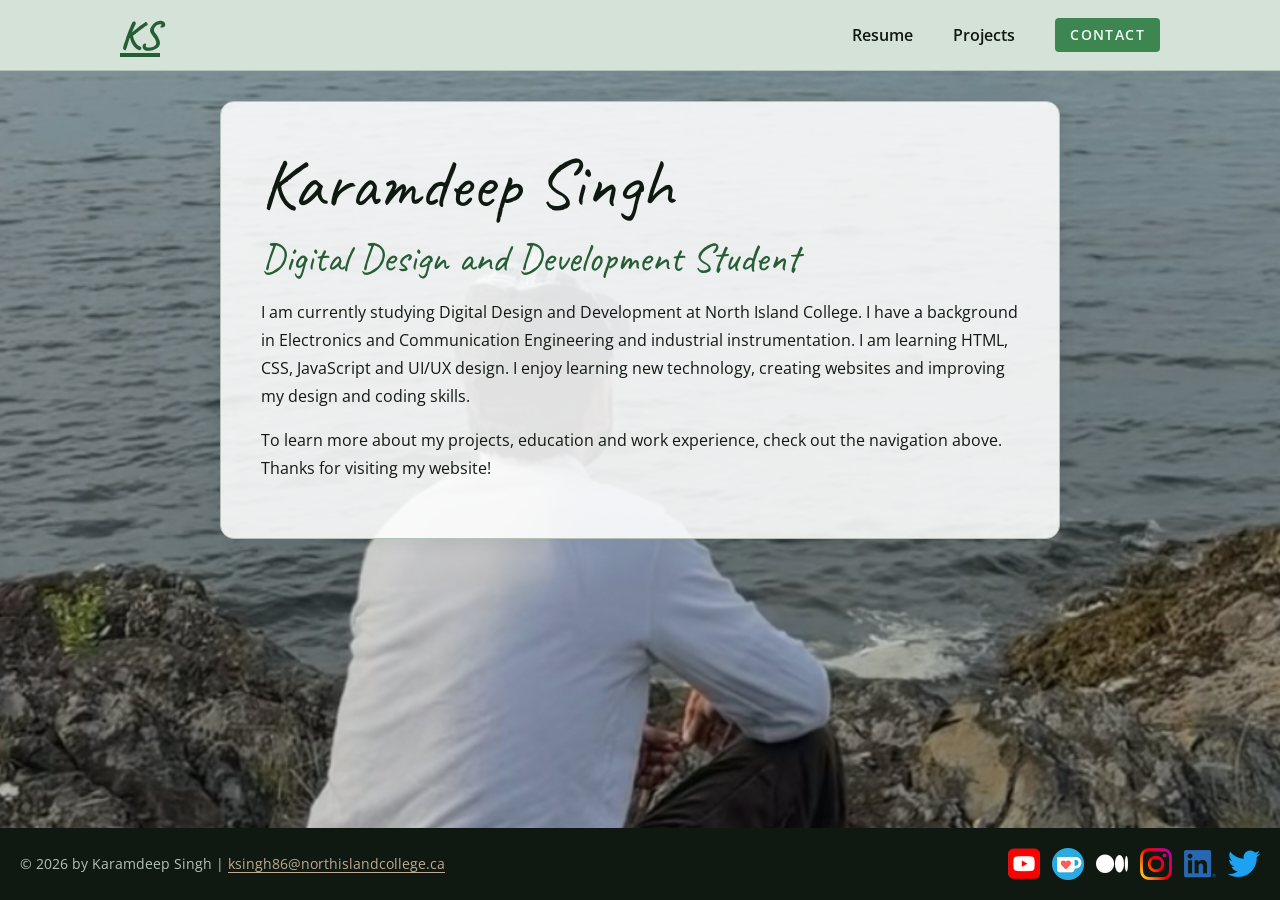
<file: index.html>
<!doctype html>
<html lang="en">
  <head>
    <meta charset="UTF-8" />
    <meta name="viewport" content="width=device-width, initial-scale=1.0" />
    <title>Karamdeep Singh | Digital Design + Development Student</title>

    <link rel="preconnect" href="https://fonts.googleapis.com" />
    <link rel="preconnect" href="https://fonts.gstatic.com" crossorigin />
    <link
      href="https://fonts.googleapis.com/css2?family=Caveat&family=Open+Sans&display=swap"
      rel="stylesheet"
    />
    <link rel="stylesheet" href="css/styles.css" />
  </head>

  <body class="home">
    <!-- Navigation -->
    <nav class="site-nav" aria-label="Main navigation">
      <div class="nav-inner">
        <a href="index.html" class="site-logo nav-active" aria-current="page">
          KS
        </a>

        <input
          type="checkbox"
          id="nav-toggle"
          class="nav-toggle"
          aria-label="Show navigation menu"
        />

        <label
          for="nav-toggle"
          class="nav-toggle-label"
          aria-label="Toggle navigation menu"
        >
          <span></span>
        </label>

        <ul class="nav-links">
          <li>
            <a href="resume.html">Resume</a>
          </li>
          <li>
            <a href="projects.html">Projects</a>
          </li>
          <li>
            <button
              type="button"
              popovertarget="contact-popover"
              class="btn nav-contact contact-btn"
            >
              Contact
            </button>
          </li>
        </ul>
      </div>
    </nav>

    <!-- Contact Popover -->
    <article id="contact-popover" popover>
      <div class="contact-card">
        <img
          src="images/karam.jpg"
          alt="Photo of Karamdeep Singh"
          class="contact-photo"
        />

        <div class="contact-info">
          <h2>Karamdeep Singh</h2>

          <p class="contact-role">Digital Design + Development Student</p>

          <p class="contact-bio">
            I am a Digital Design and Development student. I enjoy creating
            websites and learning new skills.
          </p>

          <p class="contact-email">
            <a href="mailto:ksingh86@northislandcollege.ca">
              ksingh86@northislandcollege.ca
            </a>
          </p>

          <p class="contact-phone">
            Phone:
            <a href="tel:5794839126">5794839126</a>
          </p>
        </div>

        <button
          type="button"
          class="contact-close"
          popovertarget="contact-popover"
          popovertargetaction="hide"
        >
          Close
        </button>
      </div>
    </article>

    <!-- Home Content -->
    <div class="content-wrapper">
      <div class="content-bg">
        <header>
          <h1>Karamdeep Singh</h1>
          <h2>Digital Design and Development Student</h2>
        </header>

        <main>
          <p>
            I am currently studying Digital Design and Development at North
            Island College. I have a background in Electronics and Communication
            Engineering and industrial instrumentation. I am learning HTML, CSS,
            JavaScript and UI/UX design. I enjoy learning new technology,
            creating websites and improving my design and coding skills.
          </p>

          <p>
            To learn more about my projects, education and work experience,
            check out the navigation above. Thanks for visiting my website!
          </p>
        </main>
      </div>
    </div>

    <!-- Footer -->
    <footer>
      <p>
        © 2026 by Karamdeep Singh |
        <a href="mailto:ksingh86@northislandcollege.ca">
          ksingh86@northislandcollege.ca
        </a>
      </p>

      <ul class="socials">
        <li>
          <a href="#" aria-label="YouTube">
            <img src="images/icon-logo-youtube.png" alt="YouTube" />
          </a>
        </li>
        <li>
          <a href="#" aria-label="Portfolio">
            <img src="images/icon-logo-ko-fi.png" alt="Portfolio" />
          </a>
        </li>
        <li>
          <a href="#" aria-label="Medium">
            <img src="images/icon-logo-medium.png" alt="Medium" />
          </a>
        </li>
        <li>
          <a href="#" aria-label="Instagram">
            <img src="images/icon-logo-instagram.png" alt="Instagram" />
          </a>
        </li>
        <li>
          <a href="#" aria-label="LinkedIn">
            <img src="images/icon-logo-linkedin.png" alt="LinkedIn" />
          </a>
        </li>
        <li>
          <a
            href="https://x.com/karam_sher_gill"
            target="_blank"
            rel="noopener noreferrer"
            aria-label="Twitter"
          >
            <img src="images/icon-logo-twitter.png" alt="Twitter" />
          </a>
        </li>
      </ul>
    </footer>
  </body>
</html>
</file>
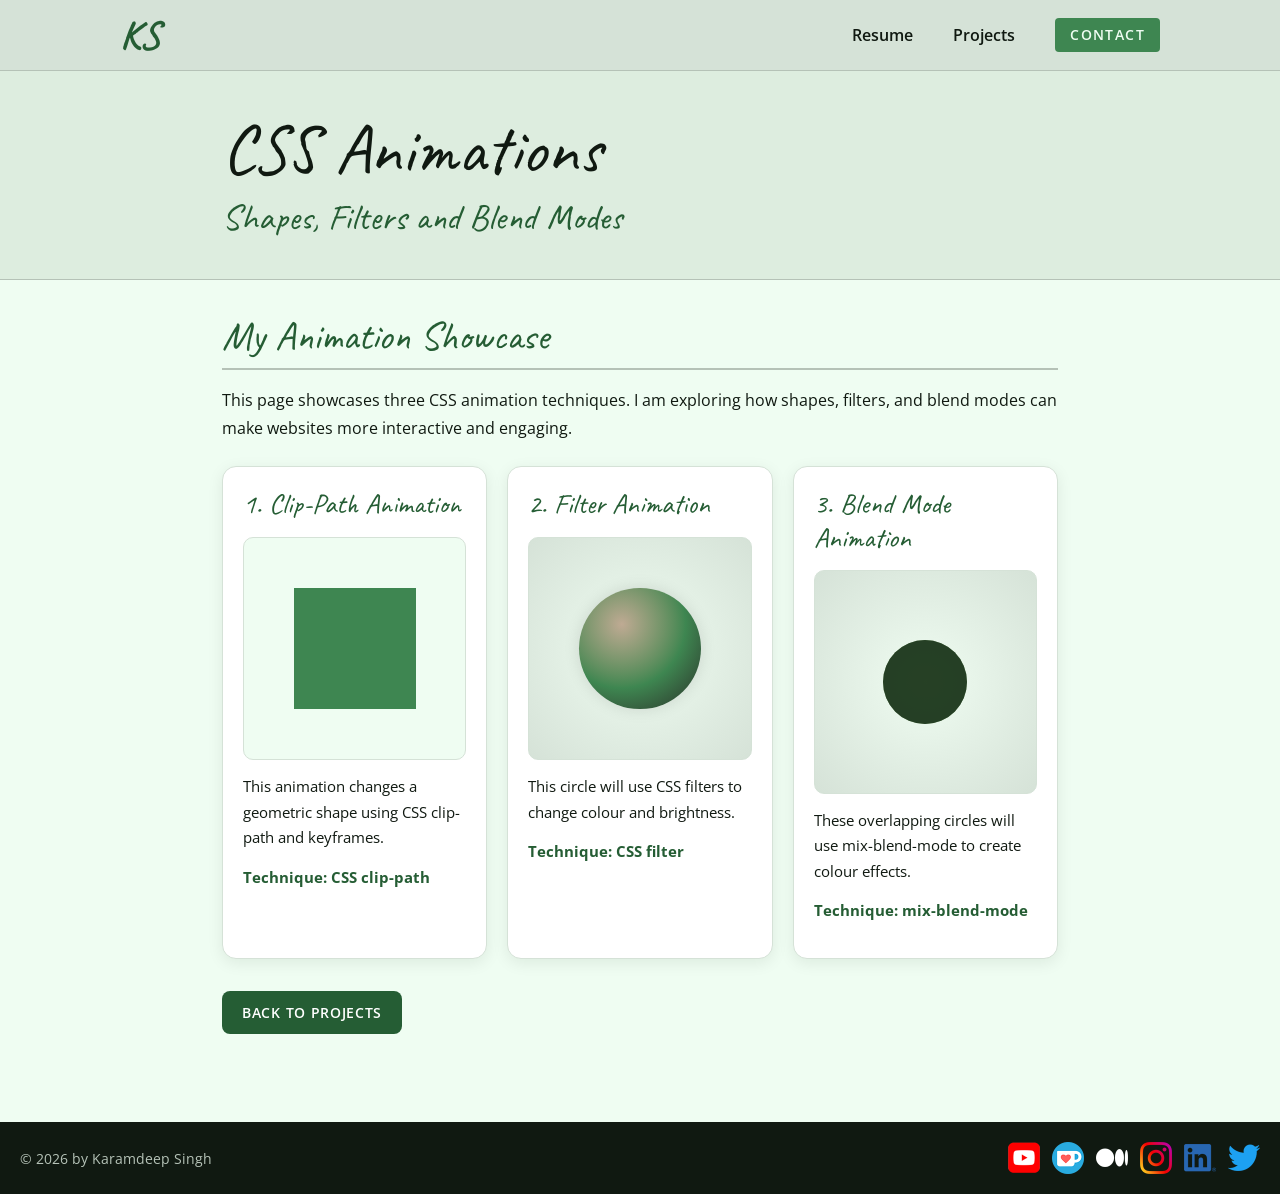
<file: animations.html>
<!doctype html>
<html lang="en">
  <head>
    <meta charset="UTF-8" />
    <meta name="viewport" content="width=device-width, initial-scale=1.0" />
    <title>CSS Animations | Karamdeep Singh</title>

    <link rel="preconnect" href="https://fonts.googleapis.com" />
    <link rel="preconnect" href="https://fonts.gstatic.com" crossorigin />
    <link
      href="https://fonts.googleapis.com/css2?family=Caveat&family=Open+Sans&display=swap"
      rel="stylesheet"
    />
    <link rel="stylesheet" href="css/styles.css" />
  </head>

  <body class="resume animations-page">
    <!-- Navigation -->
    <nav class="site-nav" aria-label="Main navigation">
      <div class="nav-inner">
        <a href="index.html" class="site-logo">KS</a>

        <input
          type="checkbox"
          id="nav-toggle"
          class="nav-toggle"
          aria-label="Show navigation menu"
        />

        <label
          for="nav-toggle"
          class="nav-toggle-label"
          aria-label="Toggle navigation menu"
        >
          <span></span>
        </label>

        <ul class="nav-links">
          <li>
            <a href="resume.html">Resume</a>
          </li>

          <li>
            <a href="projects.html">Projects</a>
          </li>

          <li>
            <button
              type="button"
              class="btn nav-contact contact-btn"
              popovertarget="contact-popover"
            >
              Contact
            </button>
          </li>
        </ul>
      </div>
    </nav>

    <!-- Contact Popover -->
    <article id="contact-popover" popover>
      <div class="contact-card">
        <img
          src="images/karam.jpg"
          alt="Photo of Karamdeep Singh"
          class="contact-photo"
        />

        <div class="contact-info">
          <h2>Karamdeep Singh</h2>

          <p class="contact-role">Digital Design + Development Student</p>

          <p class="contact-bio">
            I am a Digital Design and Development student. I enjoy creating
            websites and learning new skills.
          </p>

          <p class="contact-email">
            <a href="mailto:ksingh86@northislandcollege.ca">
              ksingh86@northislandcollege.ca
            </a>
          </p>

          <p class="contact-phone">
            Phone:
            <a href="tel:5794839126">5794839126</a>
          </p>
        </div>

        <button
          type="button"
          class="contact-close"
          popovertarget="contact-popover"
          popovertargetaction="hide"
        >
          Close
        </button>
      </div>
    </article>

    <!-- Page Header -->
    <header class="page-header">
      <div class="content-wrapper">
        <h1>CSS Animations</h1>
        <h2>Shapes, Filters and Blend Modes</h2>
      </div>
    </header>

    <!-- Main Content -->
    <main class="content-wrapper">
      <section class="resume-section">
        <h2>My Animation Showcase</h2>

        <p>
          This page showcases three CSS animation techniques. I am exploring how
          shapes, filters, and blend modes can make websites more interactive
          and engaging.
        </p>

        <div class="animation-grid">
          <!-- Animation 1 -->
          <article class="animation-card">
            <h3>1. Clip-Path Animation</h3>

            <div
              class="animation-stage clip-stage"
              role="img"
              aria-label="Green shape morphing between a triangle, square and diamond"
            >
              <div class="clip-shape"></div>
            </div>

            <p>
              This animation changes a geometric shape using CSS clip-path and
              keyframes.
            </p>

            <p class="animation-technique">Technique: CSS clip-path</p>
          </article>

          <!-- Animation 2 -->
          <article class="animation-card">
            <h3>2. Filter Animation</h3>

            <div
              class="animation-stage filter-stage"
              role="img"
              aria-label="Green circular shape"
            >
              <div class="filter-shape"></div>
            </div>

            <p>
              This circle will use CSS filters to change colour and brightness.
            </p>

            <p class="animation-technique">Technique: CSS filter</p>
          </article>

          <!-- Animation 3 -->
          <article class="animation-card">
            <h3>3. Blend Mode Animation</h3>

            <div
              class="animation-stage blend-stage"
              role="img"
              aria-label="Three overlapping coloured circles"
            >
              <div class="blend-shape blend-one"></div>
              <div class="blend-shape blend-two"></div>
              <div class="blend-shape blend-three"></div>
            </div>

            <p>
              These overlapping circles will use mix-blend-mode to create colour
              effects.
            </p>

            <p class="animation-technique">Technique: mix-blend-mode</p>
          </article>
        </div>

        <p class="animation-back">
          <a href="projects.html" class="btn"> Back to Projects </a>
        </p>
      </section>
    </main>

    <!-- Footer -->
    <footer>
      <p>© 2026 by Karamdeep Singh</p>

      <ul class="socials">
        <li>
          <a href="#" aria-label="YouTube">
            <img src="images/icon-logo-youtube.png" alt="YouTube" />
          </a>
        </li>

        <li>
          <a href="#" aria-label="Portfolio">
            <img src="images/icon-logo-ko-fi.png" alt="Portfolio" />
          </a>
        </li>

        <li>
          <a href="#" aria-label="Medium">
            <img src="images/icon-logo-medium.png" alt="Medium" />
          </a>
        </li>

        <li>
          <a href="#" aria-label="Instagram">
            <img src="images/icon-logo-instagram.png" alt="Instagram" />
          </a>
        </li>

        <li>
          <a href="#" aria-label="LinkedIn">
            <img src="images/icon-logo-linkedin.png" alt="LinkedIn" />
          </a>
        </li>

        <li>
          <a
            href="https://x.com/karam_sher_gill"
            target="_blank"
            rel="noopener noreferrer"
            aria-label="Twitter"
          >
            <img src="images/icon-logo-twitter.png" alt="Twitter" />
          </a>
        </li>
      </ul>
    </footer>
  </body>
</html>
</file>
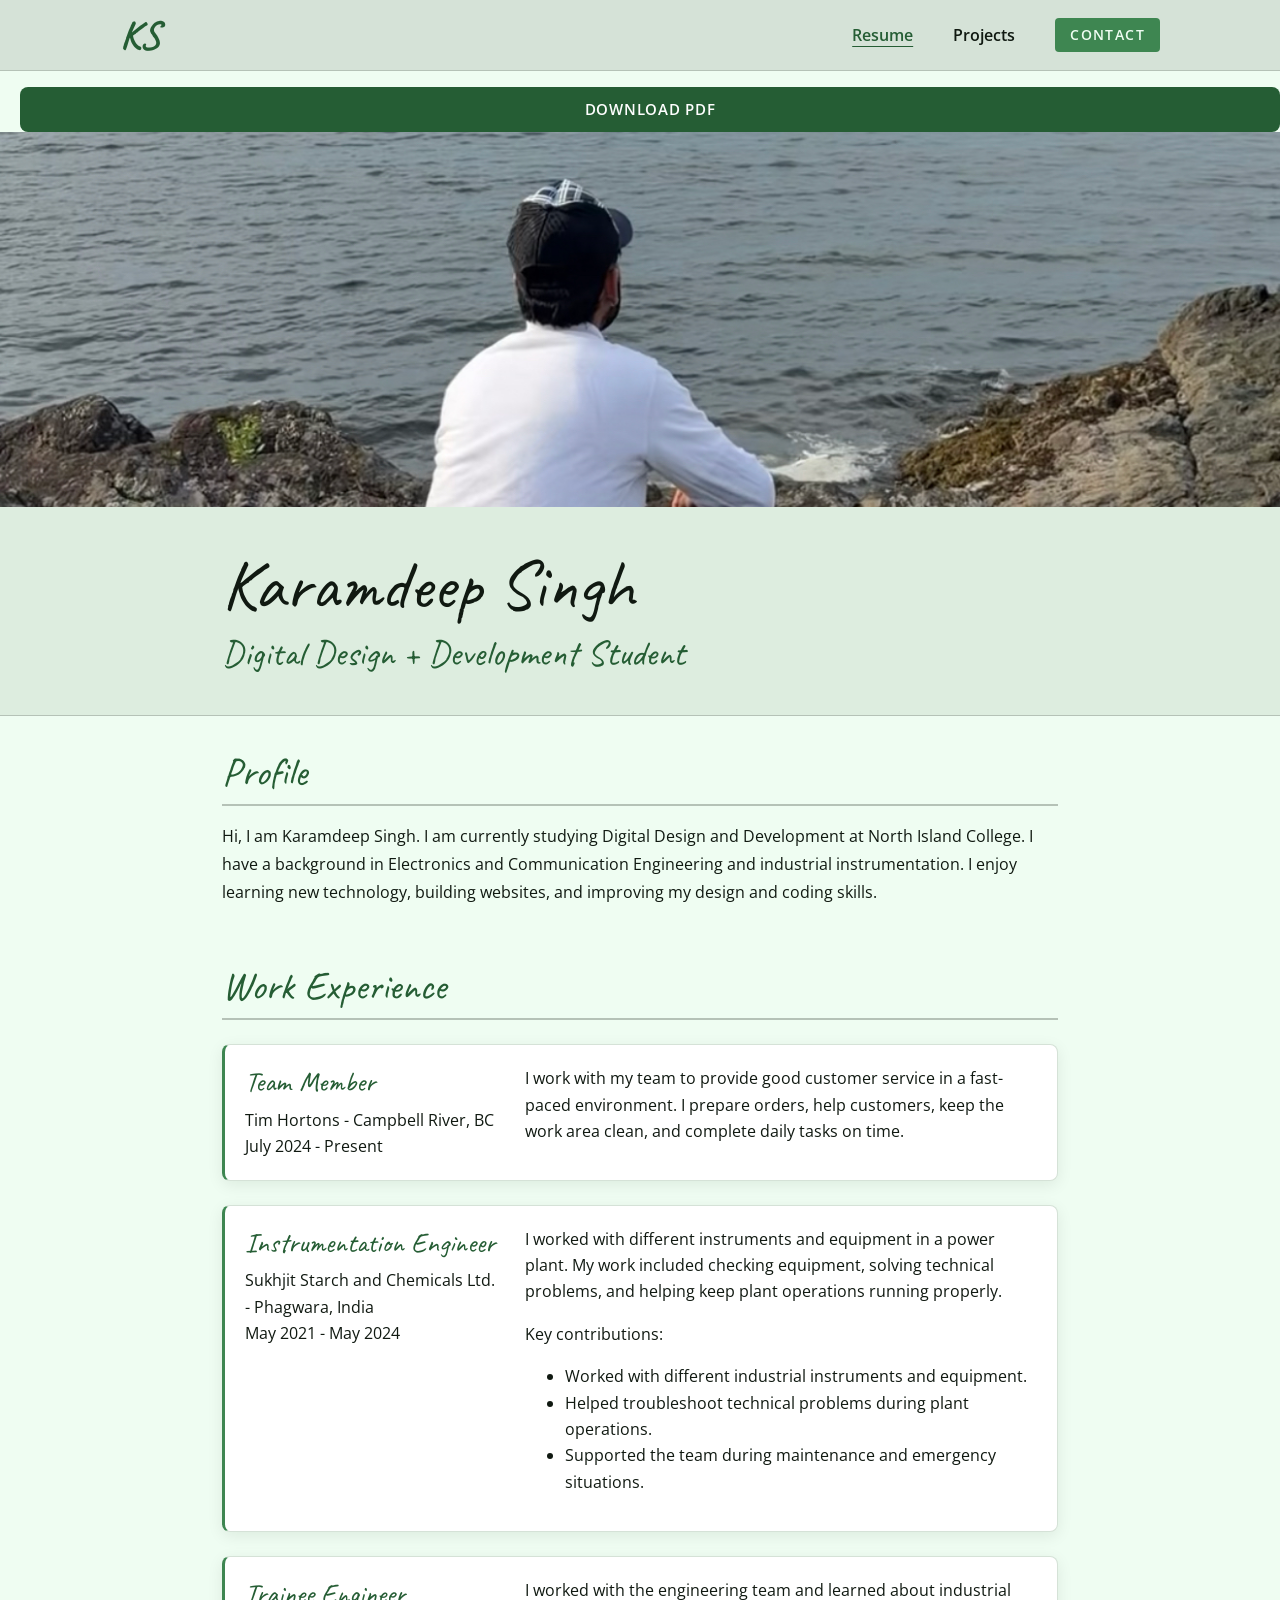
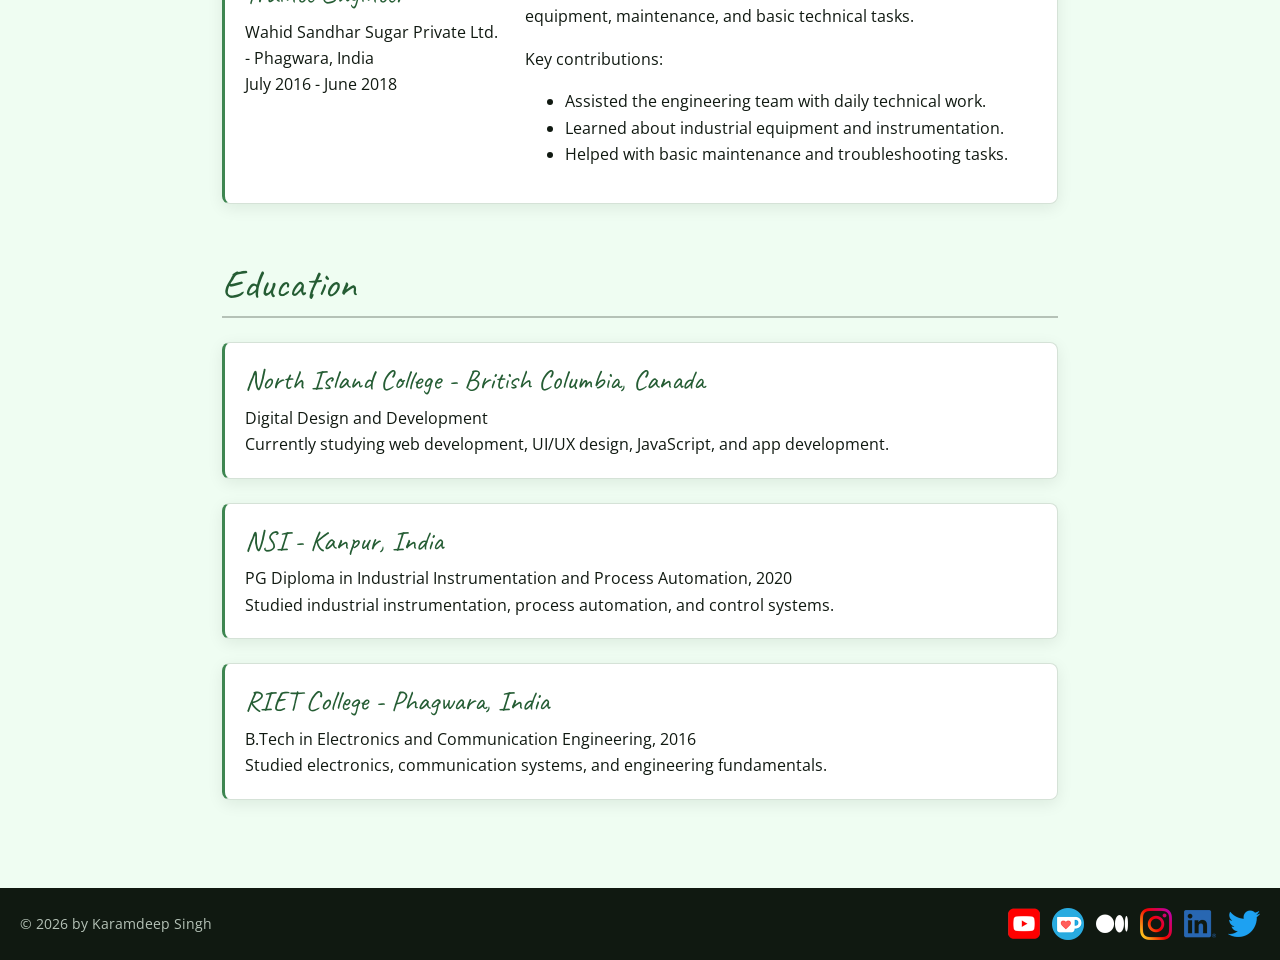
<file: resume.html>
<!doctype html>
<html lang="en">
  <head>
    <meta charset="UTF-8" />
    <meta name="viewport" content="width=device-width, initial-scale=1.0" />
    <title>Resume | Karamdeep Singh</title>

    <link rel="preconnect" href="https://fonts.googleapis.com" />
    <link rel="preconnect" href="https://fonts.gstatic.com" crossorigin />
    <link
      href="https://fonts.googleapis.com/css2?family=Caveat&family=Open+Sans&display=swap"
      rel="stylesheet"
    />
    <link rel="stylesheet" href="css/styles.css" />
  </head>

  <body class="resume">
    <!-- Navigation -->
    <nav class="site-nav" aria-label="Main navigation">
      <div class="nav-inner">
        <a href="index.html" class="site-logo">KS</a>

        <input
          type="checkbox"
          id="nav-toggle"
          class="nav-toggle"
          aria-label="Show navigation menu"
        />

        <label
          for="nav-toggle"
          class="nav-toggle-label"
          aria-label="Toggle navigation menu"
        >
          <span></span>
        </label>

        <ul class="nav-links">
          <li>
            <a href="resume.html" class="nav-active" aria-current="page">
              Resume
            </a>
          </li>
          <li>
            <a href="projects.html">Projects</a>
          </li>
          <li>
            <button
              type="button"
              popovertarget="contact-popover"
              class="btn nav-contact contact-btn"
            >
              Contact
            </button>
          </li>
        </ul>
      </div>
    </nav>

    <!-- Contact Popover -->
    <article id="contact-popover" popover>
      <div class="contact-card">
        <img
          src="images/karam.jpg"
          alt="Photo of Karamdeep Singh"
          class="contact-photo"
        />

        <div class="contact-info">
          <h2>Karamdeep Singh</h2>

          <p class="contact-role">Digital Design + Development Student</p>

          <p class="contact-bio">
            I am a Digital Design and Development student. I enjoy creating
            websites and learning new skills.
          </p>

          <p class="contact-email">
            <a href="mailto:ksingh86@northislandcollege.ca">
              ksingh86@northislandcollege.ca
            </a>
          </p>

          <p class="contact-phone">
            Phone:
            <a href="tel:5794839126">5794839126</a>
          </p>
        </div>

        <button
          type="button"
          class="contact-close"
          popovertarget="contact-popover"
          popovertargetaction="hide"
        >
          Close
        </button>
      </div>
    </article>

    <!-- Resume PDF -->
    <a class="btn download-link" href="#"> Download PDF </a>

    <!-- Header -->
    <header class="page-header">
      <div class="content-wrapper">
        <h1>Karamdeep Singh</h1>
        <h2>Digital Design + Development Student</h2>
      </div>
    </header>

    <main class="content-wrapper">
      <!-- Profile -->
      <section class="resume-section">
        <h2>Profile</h2>

        <p>
          Hi, I am Karamdeep Singh. I am currently studying Digital Design and
          Development at North Island College. I have a background in
          Electronics and Communication Engineering and industrial
          instrumentation. I enjoy learning new technology, building websites,
          and improving my design and coding skills.
        </p>
      </section>

      <!-- Work Experience -->
      <section class="resume-section">
        <h2>Work Experience</h2>

        <!-- Job 1 -->
        <section class="work-item">
          <div class="work-details">
            <h3>Team Member</h3>
            <p>Tim Hortons - Campbell River, BC</p>
            <p>July 2024 - Present</p>
          </div>

          <div class="work-summary">
            <p>
              I work with my team to provide good customer service in a
              fast-paced environment. I prepare orders, help customers, keep the
              work area clean, and complete daily tasks on time.
            </p>
          </div>
        </section>

        <!-- Job 2 -->
        <section class="work-item">
          <div class="work-details">
            <h3>Instrumentation Engineer</h3>

            <p>Sukhjit Starch and Chemicals Ltd. - Phagwara, India</p>

            <p>May 2021 - May 2024</p>
          </div>

          <div class="work-summary">
            <p>
              I worked with different instruments and equipment in a power
              plant. My work included checking equipment, solving technical
              problems, and helping keep plant operations running properly.
            </p>

            <p>Key contributions:</p>

            <ul>
              <li>
                Worked with different industrial instruments and equipment.
              </li>
              <li>
                Helped troubleshoot technical problems during plant operations.
              </li>
              <li>
                Supported the team during maintenance and emergency situations.
              </li>
            </ul>
          </div>
        </section>

        <!-- Job 3 -->
        <section class="work-item">
          <div class="work-details">
            <h3>Trainee Engineer</h3>

            <p>Wahid Sandhar Sugar Private Ltd. - Phagwara, India</p>

            <p>July 2016 - June 2018</p>
          </div>

          <div class="work-summary">
            <p>
              I worked with the engineering team and learned about industrial
              equipment, maintenance, and basic technical tasks.
            </p>

            <p>Key contributions:</p>

            <ul>
              <li>Assisted the engineering team with daily technical work.</li>
              <li>Learned about industrial equipment and instrumentation.</li>
              <li>Helped with basic maintenance and troubleshooting tasks.</li>
            </ul>
          </div>
        </section>
      </section>

      <!-- Education -->
      <section class="resume-section">
        <h2>Education</h2>

        <section class="education-item">
          <h3>North Island College - British Columbia, Canada</h3>

          <p>Digital Design and Development</p>

          <p>
            Currently studying web development, UI/UX design, JavaScript, and
            app development.
          </p>
        </section>

        <section class="education-item">
          <h3>NSI - Kanpur, India</h3>

          <p>
            PG Diploma in Industrial Instrumentation and Process Automation,
            2020
          </p>

          <p>
            Studied industrial instrumentation, process automation, and control
            systems.
          </p>
        </section>

        <section class="education-item">
          <h3>RIET College - Phagwara, India</h3>

          <p>B.Tech in Electronics and Communication Engineering, 2016</p>

          <p>
            Studied electronics, communication systems, and engineering
            fundamentals.
          </p>
        </section>
      </section>
    </main>

    <!-- Footer -->
    <footer>
      <p>© 2026 by Karamdeep Singh</p>

      <ul class="socials">
        <li>
          <a href="#" aria-label="YouTube">
            <img src="images/icon-logo-youtube.png" alt="YouTube" />
          </a>
        </li>
        <li>
          <a href="#" aria-label="Portfolio">
            <img src="images/icon-logo-ko-fi.png" alt="Portfolio" />
          </a>
        </li>
        <li>
          <a href="#" aria-label="Medium">
            <img src="images/icon-logo-medium.png" alt="Medium" />
          </a>
        </li>
        <li>
          <a href="#" aria-label="Instagram">
            <img src="images/icon-logo-instagram.png" alt="Instagram" />
          </a>
        </li>
        <li>
          <a href="#" aria-label="LinkedIn">
            <img src="images/icon-logo-linkedin.png" alt="LinkedIn" />
          </a>
        </li>
        <li>
          <a
            href="https://x.com/karam_sher_gill"
            target="_blank"
            rel="noopener noreferrer"
            aria-label="Twitter"
          >
            <img src="images/icon-logo-twitter.png" alt="Twitter" />
          </a>
        </li>
      </ul>
    </footer>
  </body>
</html>
</file>
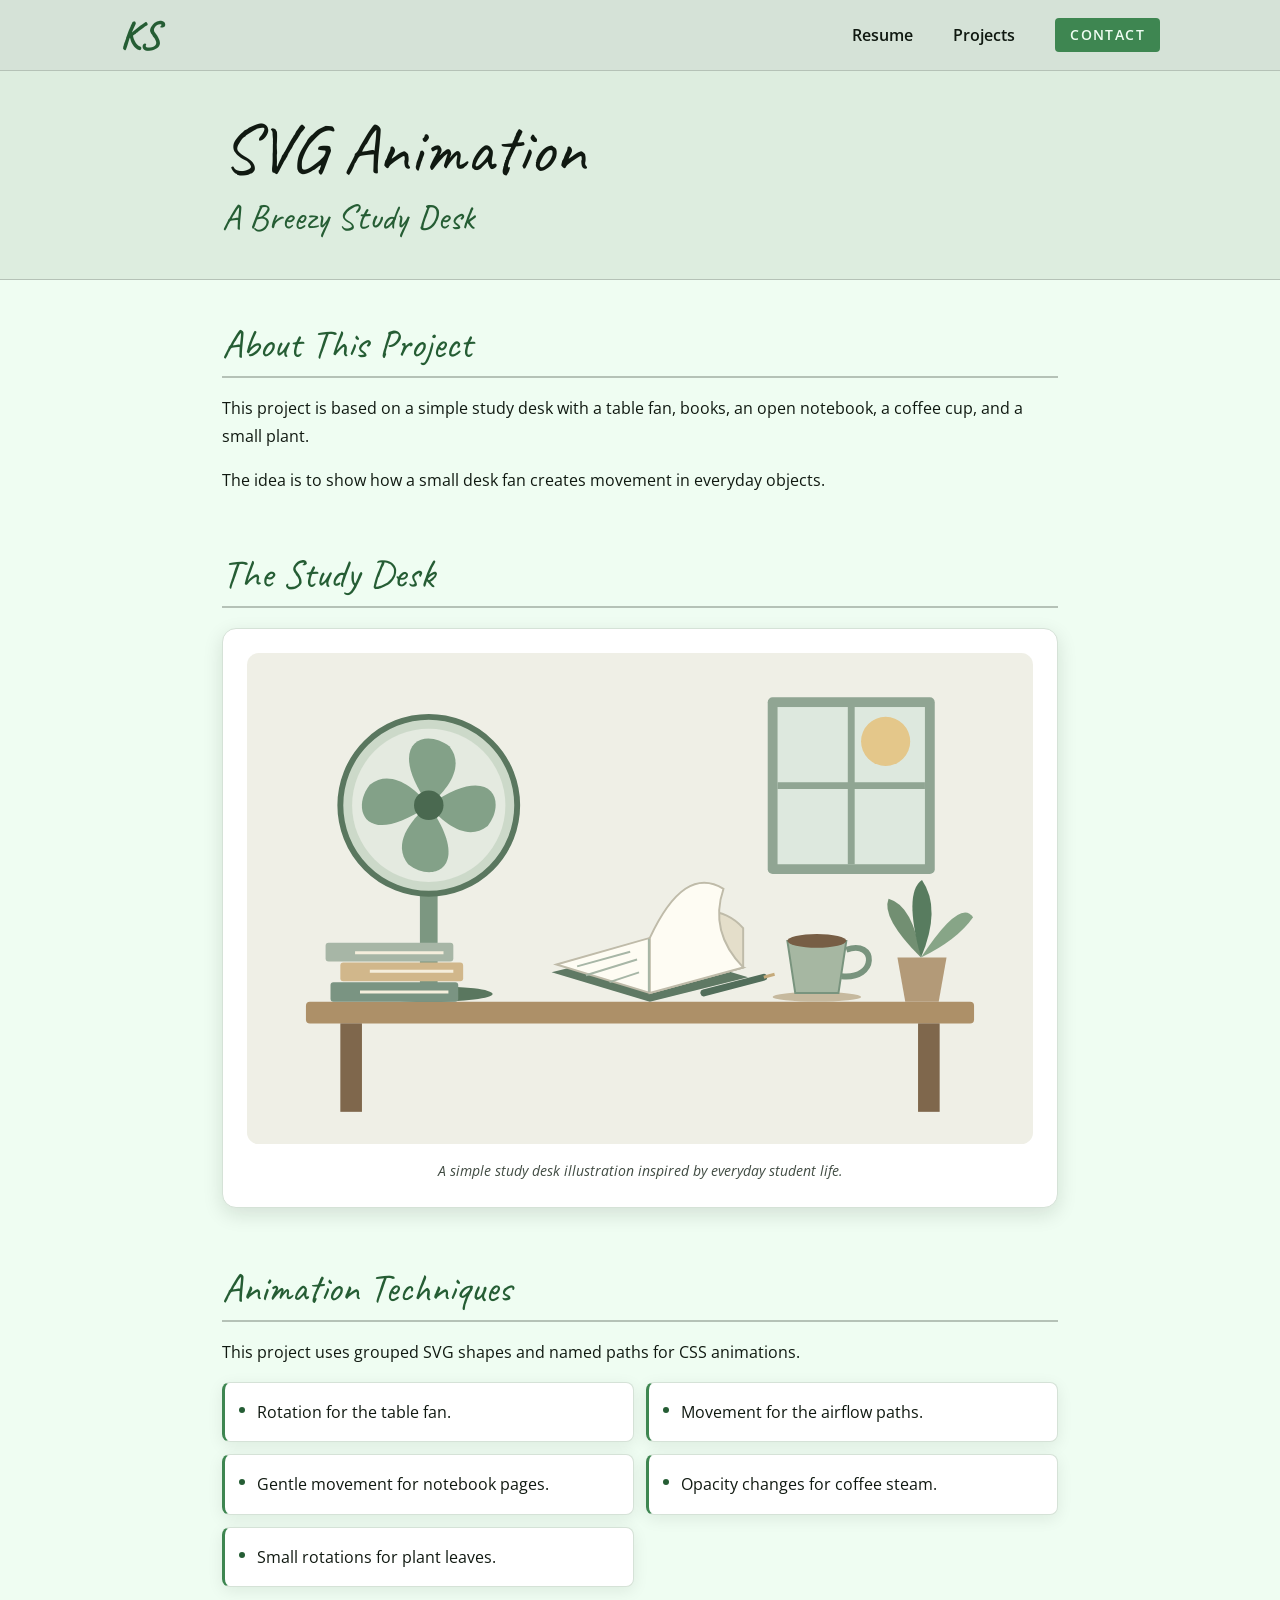
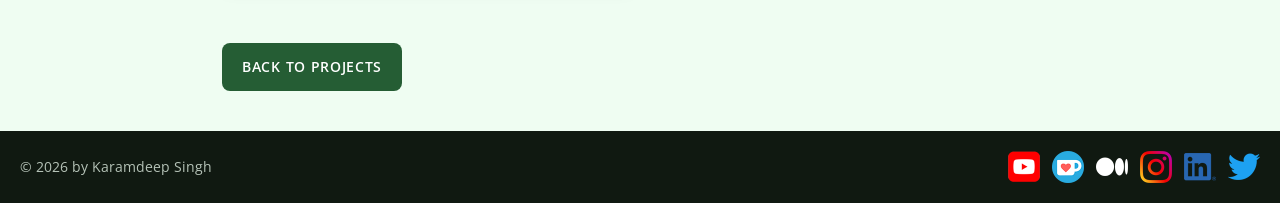
<file: svg-project.html>
<!doctype html>
<html lang="en">
  <head>
    <meta charset="UTF-8" />
    <meta name="viewport" content="width=device-width, initial-scale=1.0" />

    <title>SVG Animation | Karamdeep Singh</title>

    <link rel="preconnect" href="https://fonts.googleapis.com" />

    <link rel="preconnect" href="https://fonts.gstatic.com" crossorigin />

    <link
      href="https://fonts.googleapis.com/css2?family=Caveat&family=Open+Sans&display=swap"
      rel="stylesheet"
    />

    <link rel="stylesheet" href="css/styles.css" />
  </head>

  <body class="resume svg-page">
    <!-- Navigation -->
    <nav class="site-nav" aria-label="Main navigation">
      <div class="nav-inner">
        <a href="index.html" class="site-logo">KS</a>

        <input
          type="checkbox"
          id="nav-toggle"
          class="nav-toggle"
          aria-label="Show navigation menu"
        />

        <label
          for="nav-toggle"
          class="nav-toggle-label"
          aria-label="Toggle navigation menu"
        >
          <span></span>
        </label>

        <ul class="nav-links">
          <li>
            <a href="resume.html">Resume</a>
          </li>

          <li>
            <a href="projects.html">Projects</a>
          </li>

          <li>
            <button
              type="button"
              popovertarget="contact-popover"
              class="btn nav-contact contact-btn"
            >
              Contact
            </button>
          </li>
        </ul>
      </div>
    </nav>

    <!-- Contact popover -->
    <article id="contact-popover" popover>
      <div class="contact-card">
        <img
          src="images/karam.jpg"
          alt="Photo of Karamdeep Singh"
          class="contact-photo"
        />

        <div class="contact-info">
          <h2>Karamdeep Singh</h2>

          <p class="contact-role">Digital Design + Development Student</p>

          <p class="contact-bio">
            I am a Digital Design and Development student. I enjoy creating
            websites and learning new skills.
          </p>

          <p class="contact-email">
            <a href="mailto:ksingh86@northislandcollege.ca">
              ksingh86@northislandcollege.ca
            </a>
          </p>

          <p class="contact-phone">
            Phone:
            <a href="tel:5794839126">5794839126</a>
          </p>
        </div>

        <button
          type="button"
          class="contact-close"
          popovertarget="contact-popover"
          popovertargetaction="hide"
        >
          Close
        </button>
      </div>
    </article>

    <!-- Page header -->
    <header class="page-header">
      <div class="content-wrapper">
        <h1>SVG Animation</h1>
        <h2>A Breezy Study Desk</h2>
      </div>
    </header>

    <!-- Main content -->
    <main class="content-wrapper">
      <section class="resume-section">
        <h2>About This Project</h2>

        <p>
          This project is based on a simple study desk with a table fan, books,
          an open notebook, a coffee cup, and a small plant.
        </p>

        <p>
          The idea is to show how a small desk fan creates movement in everyday
          objects.
        </p>
      </section>

      <!-- SVG illustration -->
      <section class="resume-section svg-section">
        <h2>The Study Desk</h2>

        <figure class="svg-figure">
          <svg
            xmlns="http://www.w3.org/2000/svg"
            id="study-desk"
            class="study-desk"
            viewBox="0 0 800 500"
            width="800"
            height="500"
            role="img"
            aria-labelledby="desk-title desk-description"
          >
            <title id="desk-title">A Breezy Study Desk</title>

            <desc id="desk-description">
              A study desk with a table fan, notebook, books, coffee cup, plant
              and window.
            </desc>

            <style>
              #study-desk {
                --room-colour: oklch(95% 0.012 105);
                --window-frame-colour: oklch(70% 0.035 150);
                --window-glass-colour: oklch(92% 0.018 150);
                --sun-colour: oklch(84% 0.085 85);

                --table-colour: oklch(67% 0.065 75);
                --table-leg-colour: oklch(53% 0.05 70);

                --fan-stand-colour: oklch(65% 0.045 150);
                --fan-frame-colour: oklch(54% 0.05 150);
                --fan-ring-colour: oklch(87% 0.025 140);
                --fan-inner-colour: oklch(93% 0.015 135);
                --fan-blade-colour: oklch(68% 0.05 150);
                --fan-centre-colour: oklch(49% 0.055 150);

                --airflow-colour: oklch(67% 0.04 165);

                --bottom-book-colour: oklch(64% 0.04 155);
                --middle-book-colour: oklch(79% 0.065 80);
                --top-book-colour: oklch(76% 0.028 145);
                --book-line-colour: oklch(95% 0.025 90);

                --notebook-cover-colour: oklch(55% 0.045 150);
                --paper-colour: oklch(99% 0.012 95);
                --paper-shadow-colour: oklch(90% 0.028 95);
                --paper-border-colour: oklch(79% 0.025 95);

                --pen-colour: oklch(51% 0.045 155);
                --pen-tip-colour: oklch(75% 0.07 80);

                --cup-shadow-colour: oklch(79% 0.04 85);
                --cup-colour: oklch(76% 0.035 140);
                --cup-border-colour: oklch(64% 0.045 150);
                --coffee-colour: oklch(50% 0.05 65);
                --steam-colour: oklch(75% 0.025 150);

                --plant-pot-colour: oklch(70% 0.055 75);
                --leaf-one-colour: oklch(62% 0.055 145);
                --leaf-two-colour: oklch(69% 0.055 145);
                --leaf-three-colour: oklch(55% 0.06 150);
              }
            </style>

            <!-- Room -->

            <g id="room">
              <rect
                id="room-background"
                x="0"
                y="0"
                width="800"
                height="500"
                rx="12"
                fill="var(--room-colour)"
              />
            </g>

            <!-- Window -->

            <g id="window">
              <rect
                id="window-frame"
                x="530"
                y="45"
                width="170"
                height="180"
                rx="5"
                fill="var(--window-frame-colour)"
              />

              <rect
                id="window-glass"
                x="540"
                y="55"
                width="150"
                height="160"
                fill="var(--window-glass-colour)"
              />

              <circle
                id="window-sun"
                cx="650"
                cy="90"
                r="25"
                fill="var(--sun-colour)"
              />

              <path
                id="window-divider"
                d="M540 135 H690 M615 55 V215"
                stroke="var(--window-frame-colour)"
                stroke-width="7"
                fill="none"
              />
            </g>

            <!-- Study Table -->

            <g id="study-table">
              <rect
                id="table-top"
                x="60"
                y="355"
                width="680"
                height="22"
                rx="4"
                fill="var(--table-colour)"
              />

              <rect
                id="table-leg-left"
                x="95"
                y="377"
                width="22"
                height="90"
                fill="var(--table-leg-colour)"
              />

              <rect
                id="table-leg-right"
                x="683"
                y="377"
                width="22"
                height="90"
                fill="var(--table-leg-colour)"
              />
            </g>

            <!-- Table Fan -->

            <g id="table-fan">
              <g id="fan-stand">
                <rect
                  id="fan-neck"
                  x="176"
                  y="212"
                  width="18"
                  height="135"
                  rx="7"
                  fill="var(--fan-stand-colour)"
                />

                <ellipse
                  id="fan-base"
                  cx="185"
                  cy="347"
                  rx="65"
                  ry="8"
                  fill="var(--fan-frame-colour)"
                />
              </g>

              <g id="fan-frame">
                <circle
                  id="fan-outer-ring"
                  cx="185"
                  cy="155"
                  r="90"
                  fill="var(--fan-ring-colour)"
                  stroke="var(--fan-frame-colour)"
                  stroke-width="6"
                />

                <circle
                  id="fan-inner-ring"
                  cx="185"
                  cy="155"
                  r="78"
                  fill="var(--fan-inner-colour)"
                />
              </g>

              <g id="fan-blades" fill="var(--fan-blade-colour)">
                <path
                  id="blade-one"
                  d="M185 155 C140 91 181 75 206 95 C222 115 205 139 185 155 Z"
                />

                <path
                  id="blade-two"
                  d="M185 155 C140 91 181 75 206 95 C222 115 205 139 185 155 Z"
                  transform="rotate(90 185 155)"
                />

                <path
                  id="blade-three"
                  d="M185 155 C140 91 181 75 206 95 C222 115 205 139 185 155 Z"
                  transform="rotate(180 185 155)"
                />

                <path
                  id="blade-four"
                  d="M185 155 C140 91 181 75 206 95 C222 115 205 139 185 155 Z"
                  transform="rotate(270 185 155)"
                />
              </g>

              <circle
                id="fan-centre"
                cx="185"
                cy="155"
                r="15"
                fill="var(--fan-centre-colour)"
              />
            </g>

            <!-- Airflow -->

            <g
              id="airflow"
              fill="none"
              stroke="var(--airflow-colour)"
              stroke-width="3"
              stroke-linecap="round"
              stroke-dasharray="12 8"
            >
              <path id="wind-one" d="M284 125 Q350 103 410 145" />

              <path id="wind-two" d="M285 165 Q366 145 430 190" />

              <path id="wind-three" d="M275 205 Q340 200 390 240" />
            </g>

            <!-- Books -->

            <g id="books">
              <rect
                id="bottom-book"
                x="85"
                y="335"
                width="130"
                height="20"
                rx="3"
                fill="var(--bottom-book-colour)"
              />

              <rect
                id="middle-book"
                x="95"
                y="315"
                width="125"
                height="19"
                rx="3"
                fill="var(--middle-book-colour)"
              />

              <rect
                id="top-book"
                x="80"
                y="295"
                width="130"
                height="19"
                rx="3"
                fill="var(--top-book-colour)"
              />

              <g
                id="book-page-lines"
                stroke="var(--book-line-colour)"
                stroke-width="3"
                fill="none"
              >
                <path id="top-book-line" d="M110 305 H200" />

                <path id="middle-book-line" d="M125 324 H210" />

                <path id="bottom-book-line" d="M115 345 H205" />
              </g>
            </g>

            <!-- Notebook -->

            <g id="notebook">
              <path
                id="notebook-cover"
                d="M310 325 L410 300 L510 330 L410 355 Z"
                fill="var(--notebook-cover-colour)"
              />

              <path
                id="notebook-base"
                d="M315 317 L410 290 L505 320 L410 346 Z"
                fill="var(--paper-colour)"
                stroke="var(--paper-border-colour)"
                stroke-width="2"
              />

              <g id="moving-pages">
                <path
                  id="notebook-page-one"
                  d="M410 346 L410 290 Q470 242 505 280 L505 320 Z"
                  fill="var(--paper-shadow-colour)"
                  stroke="var(--paper-border-colour)"
                  stroke-width="2"
                />

                <path
                  id="notebook-page-two"
                  d="M410 346 L410 290 Q445 215 485 240 Q470 284 505 320 Z"
                  fill="var(--paper-colour)"
                  stroke="var(--paper-border-colour)"
                  stroke-width="2"
                />
              </g>

              <g
                id="notebook-lines"
                stroke="var(--top-book-colour)"
                stroke-width="2"
                fill="none"
              >
                <path id="notebook-fold" d="M409 291 V345" />

                <path id="writing-line-one" d="M336 319 L390 304" />

                <path id="writing-line-two" d="M345 328 L397 312" />

                <path id="writing-line-three" d="M369 335 L399 325" />
              </g>
            </g>

            <!-- Pen -->

            <g id="pen">
              <path
                id="pen-body"
                d="M465 346 L526 330"
                stroke="var(--pen-colour)"
                stroke-width="7"
                stroke-linecap="round"
              />

              <path
                id="pen-tip"
                d="M526 330 L537 327"
                stroke="var(--pen-tip-colour)"
                stroke-width="3"
              />
            </g>

            <!-- Coffee Cup -->

            <g id="coffee-cup">
              <ellipse
                id="cup-shadow"
                cx="580"
                cy="350"
                rx="45"
                ry="5"
                fill="var(--cup-shadow-colour)"
              />

              <path
                id="cup-body"
                d="M550 293 H610 L602 346 H558 Z"
                fill="var(--cup-colour)"
                stroke="var(--cup-border-colour)"
                stroke-width="2"
              />

              <ellipse
                id="coffee-surface"
                cx="580"
                cy="293"
                rx="30"
                ry="7"
                fill="var(--coffee-colour)"
              />

              <path
                id="cup-handle"
                d="M610 302 C641 291 642 333 605 329"
                stroke="var(--cup-border-colour)"
                stroke-width="6"
                fill="none"
              />
            </g>

            <!-- Coffee Steam -->

            <g
              id="coffee-steam"
              fill="none"
              stroke="var(--steam-colour)"
              stroke-width="3"
              stroke-linecap="round"
            >
              <path
                id="steam-one"
                d="M570 277 Q556 265 570 250 Q583 235 570 220"
              />

              <path id="steam-two" d="M590 277 Q603 260 590 242" />
            </g>

            <!-- Plant -->

            <g id="plant">
              <path
                id="plant-pot"
                d="M662 310 H712 L704 355 H670 Z"
                fill="var(--plant-pot-colour)"
              />

              <g id="plant-leaves">
                <path
                  id="plant-leaf-one"
                  d="M686 310 Q645 269 653 250 Q678 257 686 310 Z"
                  fill="var(--leaf-one-colour)"
                />

                <path
                  id="plant-leaf-two"
                  d="M686 310 Q726 249 739 269 Q723 292 686 310 Z"
                  fill="var(--leaf-two-colour)"
                />

                <path
                  id="plant-leaf-three"
                  d="M686 310 Q668 244 687 231 Q707 260 686 310 Z"
                  fill="var(--leaf-three-colour)"
                />
              </g>
            </g>
          </svg>

          <figcaption>
            A simple study desk illustration inspired by everyday student life.
          </figcaption>
        </figure>
      </section>

      <!-- Animation techniques -->
      <section class="resume-section">
        <h2>Animation Techniques</h2>

        <p>
          This project uses grouped SVG shapes and named paths for CSS
          animations.
        </p>

        <ul>
          <li>Rotation for the table fan.</li>
          <li>Movement for the airflow paths.</li>
          <li>Gentle movement for notebook pages.</li>
          <li>Opacity changes for coffee steam.</li>
          <li>Small rotations for plant leaves.</li>
        </ul>
      </section>

      <div class="svg-back">
        <a href="projects.html" class="btn"> Back to Projects </a>
      </div>
    </main>

    <!-- Footer -->
    <footer>
      <p>© 2026 by Karamdeep Singh</p>

      <ul class="socials">
        <li>
          <a href="#" aria-label="YouTube">
            <img src="images/icon-logo-youtube.png" alt="YouTube" />
          </a>
        </li>

        <li>
          <a href="#" aria-label="Portfolio">
            <img src="images/icon-logo-ko-fi.png" alt="Portfolio" />
          </a>
        </li>

        <li>
          <a href="#" aria-label="Medium">
            <img src="images/icon-logo-medium.png" alt="Medium" />
          </a>
        </li>

        <li>
          <a href="#" aria-label="Instagram">
            <img src="images/icon-logo-instagram.png" alt="Instagram" />
          </a>
        </li>

        <li>
          <a href="#" aria-label="LinkedIn">
            <img src="images/icon-logo-linkedin.png" alt="LinkedIn" />
          </a>
        </li>

        <li>
          <a
            href="https://x.com/karam_sher_gill"
            target="_blank"
            rel="noopener noreferrer"
            aria-label="Twitter"
          >
            <img src="images/icon-logo-twitter.png" alt="Twitter" />
          </a>
        </li>
      </ul>
    </footer>
  </body>
</html>
</file>
<file: css/styles.css>
/* ========================================
   01. Custom Properties
======================================== */

:root {
  /* Typography */
  --font-body: "Open Sans", sans-serif;
  --font-heading: "Caveat", cursive;

  /* Colour palette */
  --neutral: oklch(50% 0.02 150);

  --neutral-1: oklch(from var(--neutral) 98% c h);
  --neutral-2: oklch(from var(--neutral) 90% c h);
  --neutral-3: oklch(from var(--neutral) 80% c h);
  --neutral-5: oklch(from var(--neutral) 60% c h);
  --neutral-7: oklch(from var(--neutral) 40% c h);
  --neutral-8: oklch(from var(--neutral) 30% c h);
  --neutral-9: oklch(from var(--neutral) 20% c h);

  --accent-green: oklch(56% 0.11 150);
  --accent-beige: oklch(75% 0.04 70);
  --accent-dark: oklch(43% 0.09 150);

  --card-background: oklch(100% 0 0);
  --header-background: oklch(93% 0.025 150);

  --transparent: oklch(0% 0 0 / 0);
  --content-background: oklch(100% 0 0 / 0.88);
  --backdrop-colour: oklch(0% 0 0 / 0.55);

  /* Shadow colours */
  --shadow-light: oklch(0% 0 0 / 0.12);
  --shadow-medium: oklch(0% 0 0 / 0.18);
  --shadow-dark: oklch(0% 0 0 / 0.25);
  --text-shadow-colour: oklch(0% 0 0 / 0.15);

  --card-shadow:
    0 0.25rem 1rem oklch(20% 0.02 150 / 0.08);

  --card-hover-shadow:
    0 0.5rem 1.5rem oklch(20% 0.02 150 / 0.14);

  --button-shadow:
    0 0.4rem 0.9rem var(--shadow-medium);

  /* Layout */
  --content-max-size: 56.25rem;
  --wide-content-max-size: 68.75rem;

  /* Spacing */
  --space-xs: 0.5rem;
  --space-sm: 0.75rem;
  --space-md: 1rem;
  --space-lg: 1.25rem;
  --space-xl: 1.5rem;
  --space-xxl: 2rem;

  --section-spacing: clamp(2rem, 5vi, 3.5rem);

  /* Border radius */
  --radius-small: 0.25rem;
  --radius-medium: 0.5rem;
  --radius-large: 0.625rem;
  --radius-card: 0.875rem;

  /* Transitions */
  --button-transition: 0.25s ease;
  --nav-transition: 0.3s ease;
  --card-transition: 0.3s ease;

  /* CSS animation timing */
  --logo-animation-duration: 1s;
  --filter-animation-duration: 4s;
  --blend-animation-duration: 5s;

  /* SVG animation timing */
  --svg-animation-delay: 1s;
  --fan-animation-duration: 0.9s;

  --airflow-duration: 1.2s;
  --airflow-delay: 0.15s;
  --airflow-stagger: 0.2s;

  --page-one-duration: 1.2s;
  --page-two-duration: 1s;
  --notebook-delay: 0.6s;
  --notebook-stagger: 0.2s;

  --steam-duration: 3s;
  --steam-delay: 1s;
  --steam-stagger: 0.8s;

  --plant-delay: 1.2s;
  --plant-stagger: 0.25s;

  --leaf-one-duration: 2.2s;
  --leaf-two-duration: 2.5s;
  --leaf-three-duration: 2.8s;

  /* SVG showcase layout */
  --svg-spacing: clamp(0.75rem, 2vi, 1.5rem);

  --svg-shadow:
    0 0.4rem 1.25rem
    oklch(20% 0.02 150 / 0.12);
}


/* ========================================
   02. Global Styles
======================================== */

html {
  box-sizing: border-box;
}

*,
*::before,
*::after {
  box-sizing: inherit;
}

html,
body {
  min-block-size: 100%;
}

body {
  margin-block: 0;
  margin-inline: 0;

  background: var(--neutral-1);
  color: var(--neutral-9);

  font-family: var(--font-body);
  font-size: 1rem;
  line-height: 1.65;
}

h1,
h2,
h3 {
  margin-block: 0;
  margin-inline: 0;

  font-family: var(--font-heading);
  font-weight: 400;
  line-height: 1.2;
}

h1 {
  font-size: clamp(3rem, 6vi, 4.375rem);
}

h2 {
  font-size: clamp(2rem, 4vi, 2.5rem);
}

h3 {
  font-size: 1.75rem;
}

p {
  overflow-wrap: break-word;
}

a {
  color: var(--accent-dark);
  text-underline-offset: 0.2em;
}

a:hover {
  color: var(--neutral-8);
  text-decoration: none;
}

img {
  max-inline-size: 100%;
}

main {
  min-inline-size: 0;
  overflow-wrap: anywhere;
}

main img {
  max-inline-size: 100%;
  block-size: auto;
}

.content-wrapper {
  inline-size: 100%;
  max-inline-size: var(--content-max-size);
  min-inline-size: 0;

  margin-inline: auto;

  padding-block: clamp(1.25rem, 3vi, 2rem);
  padding-inline: var(--space-lg);
}

.content-bg,
.resume-section,
.project-wrapper,
.project-item,
.animation-card,
.svg-figure {
  min-inline-size: 0;
}

main a:focus-visible,
.download-link:focus-visible {
  outline: 0.1875rem solid var(--accent-dark);
  outline-offset: 0.25rem;

  border-radius: var(--radius-small);
}


/* ========================================
   03. Buttons
======================================== */

.btn {
  display: inline-block;

  max-inline-size: 100%;

  padding-block: var(--space-sm);
  padding-inline: var(--space-lg);

  background: var(--accent-dark);
  color: var(--card-background);

  border: 0;
  border-radius: var(--radius-medium);

  font-family: var(--font-body);
  font-size: 0.875rem;
  font-weight: 600;

  line-height: 1.4;
  letter-spacing: 0.05em;

  text-align: center;
  text-decoration: none;
  text-transform: uppercase;

  white-space: normal;

  cursor: pointer;

  transition:
    background-color var(--button-transition),
    color var(--button-transition),
    transform var(--button-transition),
    box-shadow var(--button-transition);
}

.btn:hover {
  background: var(--neutral-8);
  color: var(--card-background);

  transform: translateY(-0.1875rem);

  box-shadow: var(--button-shadow);
}

.btn:active {
  transform: translateY(0);
  box-shadow: none;
}

.btn:focus-visible {
  outline: 0.1875rem solid var(--accent-dark);
  outline-offset: 0.1875rem;
}


/* ========================================
   04. Site Navigation
======================================== */

.site-nav {
  position: relative;
  z-index: 10;

  background: var(--neutral-2);

  border-block-end:
    0.0625rem solid var(--neutral-3);
}

.nav-inner {
  display: flex;
  flex-wrap: wrap;

  align-items: center;
  justify-content: space-between;

  max-inline-size: var(--wide-content-max-size);

  margin-inline: auto;

  padding-block: 0.9375rem;
  padding-inline: var(--space-lg);
}

/* Site logo */

.site-logo {
  display: inline-block;

  color: var(--accent-dark);

  font-family: var(--font-heading);
  font-size: 2.5rem;
  font-weight: bold;
  line-height: 1;

  text-decoration: none;

  transform-origin: center;

  animation:
    logoEntrance
    var(--logo-animation-duration)
    ease-out;

  transition:
    color var(--nav-transition),
    transform var(--nav-transition),
    text-shadow var(--nav-transition);
}

.site-logo:hover {
  color: var(--neutral-8);

  transform: scale(1.12) rotate(-5deg);

  text-shadow:
    0.125rem 0.125rem 0.25rem
    var(--text-shadow-colour);
}

.site-logo:focus-visible,
.nav-links a:focus-visible {
  outline: 0.1875rem solid var(--accent-dark);
  outline-offset: 0.25rem;
}

.site-logo.nav-active {
  text-decoration: underline;
  text-underline-offset: 0.3125rem;
}

/* Mobile navigation */

.nav-toggle {
  position: absolute;

  inset-inline-end: var(--space-lg);
  inset-block-start: 0.625rem;

  opacity: 0;
  cursor: pointer;
}

.nav-toggle,
.nav-toggle-label {
  inline-size: 2.75rem;
  block-size: 2.75rem;
}

.nav-toggle-label {
  display: flex;

  align-items: center;
  justify-content: center;

  cursor: pointer;
}

.nav-toggle-label span,
.nav-toggle-label span::before,
.nav-toggle-label span::after {
  display: block;

  position: relative;

  inline-size: 1.625rem;
  block-size: 0.1875rem;

  background: var(--accent-dark);

  border-radius: 0.125rem;

  transition: transform 0.2s ease;
}

.nav-toggle-label span::before,
.nav-toggle-label span::after {
  content: "";

  position: absolute;

  inset-inline-start: 0;
}

.nav-toggle-label span::before {
  inset-block-start: -0.5rem;
}

.nav-toggle-label span::after {
  inset-block-start: 0.5rem;
}

.nav-toggle:checked ~ .nav-links {
  display: flex;
}

.nav-toggle:checked + .nav-toggle-label span {
  background: var(--transparent);
}

.nav-toggle:checked + .nav-toggle-label span::before {
  inset-block-start: 0;

  transform: rotate(45deg);
}

.nav-toggle:checked + .nav-toggle-label span::after {
  inset-block-start: 0;

  transform: rotate(-45deg);
}

.nav-toggle:focus-visible + .nav-toggle-label {
  outline: 0.1875rem solid var(--accent-dark);
  outline-offset: 0.125rem;

  border-radius: var(--radius-small);
}

/* Navigation links */

.nav-links {
  display: none;

  flex-basis: 100%;
  flex-direction: column;

  gap: var(--space-md);

  list-style: none;

  margin-block: 0;
  margin-inline: 0;

  padding-block: 0.9375rem 0;
  padding-inline: 0;
}

.nav-links a {
  display: inline-block;
  position: relative;

  padding-block: 0.375rem;
  padding-inline: 0;

  color: var(--neutral-9);

  font-weight: 600;
  text-decoration: none;

  transition:
    color var(--nav-transition),
    transform var(--nav-transition);
}

.nav-links a::after {
  content: "";

  position: absolute;

  inset-inline-start: 0;
  inset-block-end: 0;

  inline-size: 100%;
  block-size: 0.125rem;

  background: var(--accent-dark);

  transform: scaleX(0);
  transform-origin: left center;

  transition: transform var(--nav-transition);
}

.nav-links a:hover {
  color: var(--accent-dark);

  transform: translateY(-0.125rem);
}

.nav-links a:hover::after,
.nav-links a:focus-visible::after {
  transform: scaleX(1);
}

.nav-links .nav-active {
  color: var(--accent-dark);

  text-decoration: underline;
  text-underline-offset: 0.3125rem;
}

.nav-links .nav-active::after {
  transform: scaleX(0);
}

.nav-links .nav-active:hover::after {
  transform: scaleX(1);
}

/* Contact navigation button */

.nav-links .nav-contact {
  padding-block: 0.625rem;
  padding-inline: 0.9375rem;

  background: var(--accent-green);
  color: var(--neutral-1);

  border-radius: var(--radius-small);

  font-size: 0.875rem;
  font-weight: 600;
  line-height: 1;
  letter-spacing: 0.1em;

  text-transform: uppercase;
}

.nav-links .nav-contact:hover {
  background: var(--neutral-8);
  color: var(--neutral-1);
}

/* Logo animation */

@keyframes logoEntrance {
  0% {
    opacity: 0;

    transform:
      translateY(-1rem)
      scale(0.6)
      rotate(-15deg);
  }

  60% {
    opacity: 1;

    transform:
      translateY(0.125rem)
      scale(1.1)
      rotate(5deg);
  }

  100% {
    opacity: 1;

    transform:
      translateY(0)
      scale(1)
      rotate(0);
  }
}


/* ========================================
   05. Contact Popover
======================================== */

.contact-btn {
  font-family: var(--font-body);
  font-weight: 600;
  line-height: 1;

  border: none;

  cursor: pointer;

  anchor-name: --contact-button;
}

.contact-btn:hover {
  background: var(--neutral-8);
  color: var(--neutral-1);
}

.contact-btn:focus-visible {
  outline: 0.1875rem solid var(--accent-beige);
  outline-offset: 0.1875rem;
}

#contact-popover {
  box-sizing: border-box;

  inline-size: min(100vi, max(33vi, 26rem));

  container-type: inline-size;

  resize: horizontal;

  overflow: auto;
  direction: rtl;

  min-inline-size: min(100vi, 18rem);
  max-inline-size: 100vi;
  max-block-size: 85vb;

  position: fixed;
  position-anchor: --contact-button;
  position-area: bottom span-left;

  position-try-fallbacks:
    flip-inline,
    flip-block;

  inset: auto;

  margin-block: 0;
  margin-inline: 0;

  padding-block: var(--space-lg);
  padding-inline: var(--space-lg);

  border: 0.125rem solid var(--accent-green);
  border-radius: var(--radius-large);

  border-end-end-radius: 0;

  background: var(--neutral-1);
  color: var(--neutral-9);

  font-size: 0.9375rem;
  line-height: 1.4;

  box-shadow:
    0 0.75rem 2.1875rem
    var(--shadow-dark);
}

#contact-popover::backdrop {
  background: var(--backdrop-colour);
}

.contact-card {
  direction: ltr;

  display: grid;

  grid-template-columns: minmax(0, 1fr);

  gap: 0.9375rem;

  align-items: start;
}

.contact-photo {
  display: block;

  inline-size: 100%;
  max-block-size: 13.75rem;

  aspect-ratio: 1 / 1;

  object-fit: cover;

  border-radius: var(--radius-medium);
}

.contact-info {
  min-inline-size: 0;
}

.contact-info h2 {
  font-family: var(--font-heading);
  font-size: 2.25rem;
  line-height: 1.1;

  margin-block: 0 0.625rem;

  border: none;
}

.contact-role {
  font-weight: bold;

  color: var(--accent-green);

  margin-block: 0 0.625rem;
}

.contact-bio {
  display: block;

  margin-block: 0 0.625rem;
}

.contact-email,
.contact-phone {
  margin-block: var(--space-xs);

  overflow-wrap: anywhere;
}

.contact-info a {
  color: var(--accent-green);
}

.contact-info a:hover {
  color: var(--neutral-8);
}

.contact-close {
  background: var(--accent-green);
  color: var(--neutral-1);

  font-family: var(--font-body);
  font-size: 0.875rem;
  font-weight: bold;

  border: none;
  border-radius: 0.3125rem;

  padding-block: 0.625rem;
  padding-inline: var(--space-lg);

  cursor: pointer;

  justify-self: start;

  transition:
    background-color var(--button-transition),
    color var(--button-transition),
    transform var(--button-transition),
    box-shadow var(--button-transition);
}

.contact-close:hover {
  background: var(--neutral-8);
  color: var(--neutral-1);

  transform: translateY(-0.1875rem);

  box-shadow: var(--button-shadow);
}

.contact-close:active {
  transform: translateY(0);
  box-shadow: none;
}

.contact-close:focus-visible {
  outline: 0.1875rem solid var(--accent-beige);
  outline-offset: 0.1875rem;
}

/* Popover container queries */

@container (min-width: 24rem) {
  .contact-card {
    grid-template-columns:
      minmax(0, 1fr)
      minmax(0, 2fr);

    gap: 0.9375rem;
  }

  .contact-photo {
    grid-column: 1;
    grid-row: 1;

    max-block-size: none;
  }

  .contact-info {
    grid-column: 2;
    grid-row: 1;
  }

  .contact-bio {
    display: none;
  }

  .contact-close {
    grid-column: 2;
    grid-row: 2;
  }
}

@container (min-width: 28rem) {
  .contact-card {
    gap: var(--space-lg);
  }

  .contact-bio {
    display: block;
  }
}


/* ========================================
   06. Home Page
======================================== */

.home {
  display: flex;
  flex-direction: column;

  min-block-size: 100vb;

  background:
    linear-gradient(
      oklch(20% 0.02 150 / 0.12),
      oklch(20% 0.02 150 / 0.25)
    ),
    url("../images/karam.jpg")
    no-repeat center / cover;
}

.home > .content-wrapper {
  flex: 1 0 auto;

  inline-size: 100%;

  padding-block: var(--space-xl);
  padding-inline: var(--space-lg);
}

.content-bg {
  padding-block: clamp(1.25rem, 4vi, 2.5rem);
  padding-inline: clamp(1.25rem, 4vi, 2.5rem);

  background: var(--content-background);

  border: 0.0625rem solid var(--neutral-3);
  border-radius: var(--radius-card);

  box-shadow: var(--card-shadow);
}

.content-bg h2 {
  margin-block-start: var(--space-xs);

  color: var(--accent-dark);
}

.content-bg p {
  line-height: 1.75;
}


/* ========================================
   07. Resume Page
======================================== */

.resume {
  display: flex;
  flex-direction: column;

  min-block-size: 100vb;
}

.resume main {
  flex: 1 0 auto;
}

.resume .page-header {
  background: var(--header-background);

  border-block-end:
    0.0625rem solid var(--neutral-3);
}

.resume .page-header::before {
  content: "";

  display: block;

  block-size: 12.5rem;

  background:
    url("../images/karam.jpg")
    center / cover;
}

.resume .page-header .content-wrapper {
  padding-block: clamp(1.5rem, 4vi, 2.5rem);
}

.resume .page-header h1 {
  font-size: clamp(3rem, 6vi, 4.375rem);

  line-height: 1.1;
}

.resume .page-header h2 {
  margin-block-start: var(--space-xs);

  color: var(--accent-dark);

  font-size: clamp(1.5rem, 3vi, 2.25rem);
}

.resume-section {
  margin-block-end: var(--section-spacing);
}

.resume-section > h2 {
  padding-block-end: var(--space-xs);

  border-block-end:
    0.125rem solid var(--neutral-3);

  color: var(--accent-dark);
}

.resume-section p {
  overflow-wrap: anywhere;
}

.resume-section > p {
  line-height: 1.75;
}

.download-link {
  display: inline-block;
  position: relative;

  margin-block-start: var(--space-md);
  margin-inline-start: var(--space-lg);

  font-size: 0.9375rem;

  max-inline-size:
    calc(100% - var(--space-lg));
}

/* Work experience and education */

.work-item,
.education-item {
  margin-block: var(--space-xl);

  padding-block: var(--space-lg);
  padding-inline: var(--space-lg);

  background: var(--card-background);

  border: 0.0625rem solid var(--neutral-2);
  border-inline-start:
    0.1875rem solid var(--accent-green);

  border-radius: var(--radius-medium);

  box-shadow: var(--card-shadow);
}

.work-details p,
.education-item p {
  margin-block: 0;
  margin-inline: 0;
}

.work-details h3,
.education-item h3 {
  margin-block-end: var(--space-xs);

  color: var(--accent-dark);
}

.work-details,
.work-summary {
  min-inline-size: 0;
}

.work-summary p:first-child {
  margin-block-start: 0;
}

.work-summary p:last-child {
  margin-block-end: 0;
}


/* ========================================
   08. Projects Page
======================================== */

.project-item {
  margin-block: 1.875rem;
}

.project-item img {
  display: block;

  inline-size: 100%;
  block-size: auto;

  margin-block-end: 0.625rem;

  object-fit: cover;

  border-radius: var(--radius-medium);
}

.projects-page .project-wrapper {
  display: grid;

  grid-template-columns: minmax(0, 1fr);

  column-gap: var(--space-xl);
  row-gap: 0;

  margin-block-start: var(--space-xl);
}

.projects-page .project-item {
  display: grid;

  grid-row: span 3;
  grid-template-rows: subgrid;

  min-inline-size: 0;

  margin-block: 0 var(--space-xl);
  margin-inline: 0;

  padding-block: var(--space-md);
  padding-inline: var(--space-md);

  background: var(--card-background);

  border: 0.0625rem solid var(--neutral-2);
  border-radius: var(--radius-card);

  box-shadow: var(--card-shadow);

  transition:
    transform var(--card-transition),
    box-shadow var(--card-transition),
    border-color var(--card-transition);
}

.projects-page .project-item:hover {
  transform: translateY(-0.1875rem);

  border-color: var(--neutral-3);

  box-shadow: var(--card-hover-shadow);
}

/* Project images */

.projects-page .project-item > a:first-child {
  display: block;

  grid-row: 1;

  min-inline-size: 0;

  border-radius: var(--radius-medium);
}

.projects-page .project-item img {
  display: block;

  grid-row: 1;

  inline-size: 100%;
  block-size: auto;

  aspect-ratio: 16 / 10;

  margin-block: 0;
  margin-inline: 0;

  object-fit: cover;
}

/* Keep full animation screenshots visible */

.projects-page .project-item
img[src$="svg-showcase.png"],
.projects-page .project-item
img[src$="animation-showcase.png"] {
  object-fit: contain;

  background: var(--neutral-1);
}

/* Project titles */

.projects-page .project-item h3 {
  grid-row: 2;

  margin-block: var(--space-sm);
  margin-inline: 0;

  color: var(--accent-dark);

  line-height: 1.25;

  overflow-wrap: anywhere;
}

.projects-page .project-item h3 a {
  color: var(--accent-dark);

  text-decoration: none;
}

.projects-page .project-item h3 a:hover {
  text-decoration: underline;
}

/* Project descriptions */

.projects-page .project-item > p,
.projects-page .project-description {
  grid-row: 3;
}

.projects-page .project-item p {
  margin-block: 0;
  margin-inline: 0;

  font-size: 0.9375rem;
  line-height: 1.7;

  overflow-wrap: anywhere;
}

.projects-page .project-description {
  min-inline-size: 0;

  overflow-wrap: anywhere;
}

/* Project buttons */

.projects-page .project-item .btn {
  display: inline-block;

  max-inline-size: 100%;

  margin-block-start: var(--space-md);

  white-space: normal;

  text-align: center;

  line-height: 1.5;
}

/* Fallback for browsers without subgrid */

@supports not (grid-template-rows: subgrid) {
  .projects-page .project-item {
    grid-row: auto;

    grid-template-rows:
      auto auto 1fr;
  }
}


/* ========================================
   09. CSS Animation Showcase
======================================== */

.animations-page .page-header::before {
  display: none;
}

.animations-page .animation-grid {
  display: grid;

  grid-template-columns: minmax(0, 1fr);

  gap: var(--space-lg);

  margin-block-start: var(--space-xl);
}

.animations-page .animation-card {
  min-inline-size: 0;

  padding-block: var(--space-lg);
  padding-inline: var(--space-lg);

  background: var(--card-background);

  border: 0.0625rem solid var(--neutral-2);
  border-radius: var(--radius-card);

  box-shadow: var(--card-shadow);

  overflow-wrap: anywhere;
}

.animations-page .animation-card h3 {
  margin-block-end: var(--space-md);

  color: var(--accent-dark);
}

.animations-page .animation-card p {
  margin-block: 0.875rem;

  font-size: 0.9375rem;
  line-height: 1.7;
}

.animations-page .animation-technique {
  color: var(--accent-dark);

  font-weight: 700;
}

.animations-page .animation-back {
  margin-block-start: var(--space-xxl);
}

.animations-page .animation-stage {
  position: relative;

  display: grid;
  place-items: center;

  overflow: hidden;
  isolation: isolate;

  inline-size: 100%;
  max-inline-size: 100%;

  aspect-ratio: 1 / 1;

  background: var(--neutral-1);

  border: 0.0625rem solid var(--neutral-2);
  border-radius: var(--radius-large);
}

/* Clip-path animation */

.animations-page .clip-shape,
.animations-page .filter-shape {
  inline-size: 55%;

  aspect-ratio: 1 / 1;
}

.animations-page .clip-shape {
  background: var(--accent-green);

  animation:
    morphClip
    3.5s ease-in-out
    infinite alternate;
}

/* Filter animation */

.animations-page .filter-stage,
.animations-page .blend-stage {
  background: radial-gradient(
    circle,
    var(--neutral-1),
    var(--neutral-2)
  );
}

.animations-page .filter-shape {
  border-radius: 50%;

  background: radial-gradient(
    circle at 35% 30%,
    var(--accent-beige),
    var(--accent-green) 55%,
    var(--neutral-8)
  );

  box-shadow:
    0 0 1rem var(--shadow-light);

  animation:
    filterPulse
    var(--filter-animation-duration)
    ease-in-out infinite alternate;
}

/* Blend mode animation */

.animations-page .blend-shape {
  position: absolute;

  inline-size: 38%;

  aspect-ratio: 1 / 1;

  border-radius: 50%;

  opacity: 0.85;

  mix-blend-mode: multiply;

  will-change: transform;
}

.animations-page .blend-one {
  background: var(--accent-green);

  animation:
    blendMoveOne
    var(--blend-animation-duration)
    ease-in-out infinite alternate;
}

.animations-page .blend-two {
  background: var(--accent-beige);

  animation:
    blendMoveTwo
    var(--blend-animation-duration)
    ease-in-out infinite alternate;
}

.animations-page .blend-three {
  background: var(--neutral-5);

  animation:
    blendMoveThree
    var(--blend-animation-duration)
    ease-in-out infinite alternate;
}

/* Clip-path keyframes */

@keyframes morphClip {
  0% {
    clip-path: polygon(
      50% 0%,
      50% 0%,
      100% 100%,
      0% 100%
    );

    transform: rotate(0deg);
  }

  50% {
    clip-path: polygon(
      0% 0%,
      100% 0%,
      100% 100%,
      0% 100%
    );

    transform: rotate(45deg);
  }

  100% {
    clip-path: polygon(
      50% 0%,
      100% 50%,
      50% 100%,
      0% 50%
    );

    transform: rotate(0deg);
  }
}

/* Filter keyframes */

@keyframes filterPulse {
  0% {
    filter:
      hue-rotate(0deg)
      blur(0rem)
      brightness(1)
      saturate(1);

    transform: scale(0.8) rotate(0deg);
  }

  25% {
    filter:
      hue-rotate(70deg)
      blur(0.125rem)
      brightness(1.25)
      saturate(1.4);

    transform: scale(1) rotate(90deg);
  }

  50% {
    filter:
      hue-rotate(150deg)
      blur(0.25rem)
      brightness(1.5)
      saturate(1.7);

    transform: scale(1.12) rotate(180deg);
  }

  75% {
    filter:
      hue-rotate(240deg)
      blur(0.125rem)
      brightness(1.2)
      saturate(1.5);

    transform: scale(1) rotate(270deg);
  }

  100% {
    filter:
      hue-rotate(360deg)
      blur(0rem)
      brightness(1)
      saturate(1);

    transform: scale(0.8) rotate(360deg);
  }
}

/* Blend mode keyframes */

@keyframes blendMoveOne {
  0% {
    transform: translate(-45%, -10%) scale(0.9);
  }

  50% {
    transform: translate(10%, 10%) scale(1.15);
  }

  100% {
    transform: translate(45%, -15%) scale(0.9);
  }
}

@keyframes blendMoveTwo {
  0% {
    transform: translate(45%, -10%) scale(0.9);
  }

  50% {
    transform: translate(-10%, -15%) scale(1.1);
  }

  100% {
    transform: translate(-45%, 15%) scale(0.9);
  }
}

@keyframes blendMoveThree {
  0% {
    transform: translate(0%, 45%) scale(0.85);
  }

  50% {
    transform: translate(0%, -35%) scale(1.1);
  }

  100% {
    transform: translate(0%, 35%) scale(0.85);
  }
}


/* ========================================
   10. SVG Showcase Page
======================================== */

.svg-page {
  display: flex;
  flex-direction: column;

  min-block-size: 100vb;
}

.svg-page main {
  flex: 1 0 auto;
}

/* SVG page header */

.svg-page .page-header::before {
  display: none;
}

.svg-page .page-header {
  background: var(--header-background);
}

.svg-page .page-header h1 {
  color: var(--neutral-9);

  font-size: clamp(3rem, 6vi, 4.375rem);

  line-height: 1.1;
}

.svg-page .page-header h2 {
  margin-block-start: var(--space-xs);

  color: var(--accent-dark);

  font-size: clamp(1.5rem, 3vi, 2.25rem);
}

/* SVG page content */

.svg-page main.content-wrapper {
  padding-block: clamp(1.5rem, 4vi, 2.5rem);
}

.svg-page .resume-section {
  margin-block-end: var(--section-spacing);
}

.svg-page .resume-section p {
  line-height: 1.75;
}

.svg-page .svg-section {
  min-inline-size: 0;
}

/* SVG illustration */

.svg-page .svg-figure {
  display: flex;
  flex-direction: column;

  gap: var(--space-md);

  margin-block: var(--space-lg) 0;
  margin-inline: 0;

  padding-block: var(--svg-spacing);
  padding-inline: var(--svg-spacing);

  background: var(--card-background);

  border: 0.0625rem solid var(--neutral-2);
  border-radius: var(--radius-card);

  box-shadow: var(--svg-shadow);
}

.svg-page .study-desk {
  display: block;

  inline-size: 100%;
  max-inline-size: 100%;
  block-size: auto;

  aspect-ratio: 8 / 5;

  border-radius: var(--radius-medium);

  overflow: hidden;
}

.svg-page .svg-figure figcaption {
  padding-inline: var(--space-xs);

  color: var(--neutral-7);

  font-size: 0.875rem;
  font-style: italic;
  line-height: 1.6;

  text-align: center;
}

/* Animation techniques list */

.svg-page main .resume-section ul {
  display: grid;

  grid-template-columns: minmax(0, 1fr);

  gap: var(--space-sm);

  margin-block: var(--space-md);

  padding-block: 0;
  padding-inline: 0;

  list-style: none;
}

.svg-page main .resume-section li {
  position: relative;

  padding-block: var(--space-md);
  padding-inline: var(--space-xxl) var(--space-md);

  background: var(--card-background);

  border: 0.0625rem solid var(--neutral-2);
  border-inline-start:
    0.1875rem solid var(--accent-green);

  border-radius: var(--radius-medium);

  box-shadow: var(--card-shadow);
}

.svg-page main .resume-section li::before {
  content: "";

  position: absolute;

  inset-inline-start: 0.875rem;
  inset-block-start: 1.5rem;

  inline-size: 0.375rem;
  block-size: 0.375rem;

  background: var(--accent-dark);

  border-radius: 50%;
}

/* Back to projects button */

.svg-page .svg-back {
  display: flex;

  justify-content: flex-start;

  margin-block-start: var(--space-xl);
}

.svg-page .svg-back .btn {
  inline-size: 100%;

  padding-block: 0.875rem;
  padding-inline: var(--space-lg);

  line-height: 1.4;

  text-align: center;
}


/* ========================================
   11. SVG Animations
======================================== */

/* Fan rotation */

.svg-page #fan-blades {
  transform-box: view-box;

  transform-origin: 23.125% 31%;

  animation:
    spinFan
    var(--fan-animation-duration)
    linear
    var(--svg-animation-delay)
    infinite;
}

/* Airflow paths */

.svg-page #wind-one,
.svg-page #wind-two,
.svg-page #wind-three {
  opacity: 0;

  animation:
    moveAirflow
    var(--airflow-duration)
    linear infinite;
}

.svg-page #wind-one {
  animation-delay: calc(
    var(--svg-animation-delay) +
    var(--airflow-delay)
  );
}

.svg-page #wind-two {
  animation-delay: calc(
    var(--svg-animation-delay) +
    var(--airflow-delay) +
    var(--airflow-stagger)
  );
}

.svg-page #wind-three {
  animation-delay: calc(
    var(--svg-animation-delay) +
    var(--airflow-delay) +
    var(--airflow-stagger) * 2
  );
}

/* Notebook pages */

.svg-page #notebook-page-one,
.svg-page #notebook-page-two {
  animation-timing-function: ease-in-out;

  animation-iteration-count: infinite;

  animation-direction: alternate;
}

.svg-page #notebook-page-one {
  animation-name: flutterPageOne;

  animation-duration:
    var(--page-one-duration);

  animation-delay: calc(
    var(--svg-animation-delay) +
    var(--notebook-delay)
  );
}

.svg-page #notebook-page-two {
  animation-name: flutterPageTwo;

  animation-duration:
    var(--page-two-duration);

  animation-delay: calc(
    var(--svg-animation-delay) +
    var(--notebook-delay) +
    var(--notebook-stagger)
  );
}

/* Coffee steam */

.svg-page #steam-one,
.svg-page #steam-two {
  opacity: 0;

  animation:
    riseSteam
    var(--steam-duration)
    ease-out infinite;
}

.svg-page #steam-one {
  animation-delay: calc(
    var(--svg-animation-delay) +
    var(--steam-delay)
  );
}

.svg-page #steam-two {
  animation-delay: calc(
    var(--svg-animation-delay) +
    var(--steam-delay) +
    var(--steam-stagger)
  );
}

/* Plant leaves */

.svg-page #plant-leaf-one,
.svg-page #plant-leaf-two,
.svg-page #plant-leaf-three {
  transform-box: view-box;

  transform-origin: 85.75% 62%;

  animation-name: swayLeaves;

  animation-timing-function: ease-in-out;

  animation-iteration-count: infinite;

  animation-direction: alternate;
}

.svg-page #plant-leaf-one {
  animation-duration:
    var(--leaf-one-duration);

  animation-delay: calc(
    var(--svg-animation-delay) +
    var(--plant-delay)
  );
}

.svg-page #plant-leaf-two {
  animation-duration:
    var(--leaf-two-duration);

  animation-delay: calc(
    var(--svg-animation-delay) +
    var(--plant-delay) +
    var(--plant-stagger)
  );
}

.svg-page #plant-leaf-three {
  animation-duration:
    var(--leaf-three-duration);

  animation-delay: calc(
    var(--svg-animation-delay) +
    var(--plant-delay) +
    var(--plant-stagger) * 2
  );
}

/* Fan keyframes */

@keyframes spinFan {
  from {
    transform: rotate(0deg);
  }

  to {
    transform: rotate(360deg);
  }
}

/* Airflow keyframes */

@keyframes moveAirflow {
  0% {
    stroke-dashoffset: 0;

    opacity: 0.3;
  }

  50% {
    opacity: 1;
  }

  100% {
    stroke-dashoffset: -40;

    opacity: 0.3;
  }
}

/* Notebook keyframes */

@keyframes flutterPageOne {
  from {
    d: path(
      "M410 346 L410 290 Q470 242 505 280 L505 320 Z"
    );
  }

  to {
    d: path(
      "M410 346 L410 290 Q470 220 500 260 L500 310 Z"
    );
  }
}

@keyframes flutterPageTwo {
  from {
    d: path(
      "M410 346 L410 290 Q445 215 485 240 Q470 284 505 320 Z"
    );
  }

  to {
    d: path(
      "M410 346 L410 290 Q440 185 480 215 Q455 265 498 305 Z"
    );
  }
}

/* Steam keyframes */

@keyframes riseSteam {
  0% {
    opacity: 0;

    transform: translate(0, 6px);
  }

  35% {
    opacity: 0.9;
  }

  100% {
    opacity: 0;

    transform: translate(8px, -24px);
  }
}

/* Plant keyframes */

@keyframes swayLeaves {
  0% {
    transform: rotate(-3deg);
  }

  50% {
    transform: rotate(2deg);
  }

  100% {
    transform: rotate(6deg);
  }
}


/* ========================================
   12. Footer
======================================== */

footer {
  display: flex;
  flex-direction: column;

  align-items: center;
  justify-content: space-between;

  gap: var(--space-sm);

  padding-block: var(--space-lg);
  padding-inline: var(--space-lg);

  background: var(--neutral-9);
  color: var(--neutral-3);

  font-size: 0.875rem;

  text-align: center;

  overflow-wrap: anywhere;
}

footer p {
  margin-block: 0;
  margin-inline: 0;
}

footer a {
  color: var(--accent-beige);
}

footer a:hover {
  color: var(--card-background);
}

footer a:focus-visible {
  outline: 0.1875rem solid var(--accent-beige);
  outline-offset: 0.25rem;

  border-radius: var(--radius-small);
}

/* Social media icons */

.socials {
  display: flex;
  flex-wrap: wrap;

  align-items: center;
  justify-content: center;

  gap: var(--space-sm);

  margin-block: var(--space-xs);
  margin-inline: 0;

  padding-block: 0;
  padding-inline: 0;

  list-style: none;
}

.socials li {
  display: inline-block;
}

.socials a {
  display: block;
}

.socials img {
  display: block;

  inline-size: 2rem;
  block-size: 2rem;

  transition:
    opacity var(--button-transition),
    transform var(--button-transition);
}

.socials img:hover {
  opacity: 0.7;

  transform: translateY(-0.125rem);
}


/* ========================================
   13. Responsive Styles
======================================== */

/* Small tablets */

@media screen and (min-width: 31.25rem) {
  .home > .content-wrapper {
    padding-block: 1.875rem;
    padding-inline: 1.875rem;
  }

  .resume .page-header::before {
    block-size: 20rem;
  }

  .project-item img {
    inline-size: 18.75rem;
  }

  .projects-page .project-item img {
    inline-size: 100%;
  }
}

/* Two-column projects layout */

@media screen and (min-width: 37.5rem) {
  .projects-page .project-wrapper {
    grid-template-columns:
      repeat(2, minmax(0, 1fr));
  }

  .svg-page .svg-back .btn {
    inline-size: auto;
  }
}

/* Other project layouts */

@media screen and (min-width: 40.625rem) {
  .project-wrapper:not(.projects-page .project-wrapper) {
    display: grid;

    grid-template-columns:
      repeat(2, minmax(0, 1fr));

    gap: var(--space-lg);
  }

  .project-wrapper:not(.projects-page .project-wrapper)
  .project-item img {
    inline-size: 100%;
  }
}

/* Desktop navigation and animation layouts */

@media screen and (min-width: 48rem) {
  .nav-inner {
    flex-wrap: nowrap;

    gap: var(--space-xxl);

    padding-inline: 1.875rem;
  }

  .site-logo {
    flex-shrink: 0;
  }

  .nav-toggle,
  .nav-toggle-label {
    display: none;
  }

  .nav-links {
    display: flex;

    flex-basis: auto;
    flex-direction: row;

    align-items: center;
    justify-content: flex-end;

    gap: 2.5rem;

    margin-block: 0;
    margin-inline: auto 0;

    padding-block: 0;
    padding-inline: 0;
  }

  .nav-links a {
    padding-block: 0.3125rem;
  }

  .animations-page .animation-grid {
    grid-template-columns:
      repeat(3, minmax(0, 1fr));
  }

  .svg-page main .resume-section ul {
    grid-template-columns:
      repeat(2, minmax(0, 1fr));
  }

  .content-wrapper {
    padding-inline: var(--space-xxl);
  }
}

/* Work experience and footer layout */

@media screen and (min-width: 53.75rem) {
  .work-item {
    display: grid;

    grid-template-columns:
      16rem minmax(0, 1fr);

    column-gap: var(--space-xl);
  }

  footer {
    flex-direction: row;

    align-items: center;

    text-align: start;
  }

  .socials {
    justify-content: flex-end;

    margin-block: 0;
  }
}

/* Three-column projects layout */

@media screen and (min-width: 56.25rem) {
  .projects-page .content-wrapper {
    max-inline-size: var(--wide-content-max-size);
  }

  .projects-page .project-wrapper {
    grid-template-columns:
      repeat(3, minmax(0, 1fr));
  }

  .resume .page-header::before {
    block-size: 23.4375rem;
  }
}

/* Small mobile screen adjustments */

@media screen and (max-width: 25rem) {
  .content-wrapper {
    padding-inline: var(--space-md);
  }

  .home > .content-wrapper {
    padding-inline: var(--space-md);
  }

  .resume .page-header h1,
  .svg-page .page-header h1,
  .content-bg h1 {
    font-size: 2.75rem;
  }

  .resume .page-header h2,
  .svg-page .page-header h2 {
    font-size: 1.5rem;
  }

  .projects-page .project-item,
  .animations-page .animation-card {
    padding-block: var(--space-sm);
    padding-inline: var(--space-sm);
  }

  .projects-page .project-item .btn,
  .animations-page .animation-back .btn,
  .svg-page .svg-back .btn {
    inline-size: 100%;
  }

  .work-item,
  .education-item {
    padding-block: var(--space-md);
    padding-inline: var(--space-md);
  }

  .socials {
    gap: var(--space-xs);
  }

  .socials img {
    inline-size: 1.75rem;
    block-size: 1.75rem;
  }
}


/* ========================================
   14. Reduced Motion
======================================== */

@media (prefers-reduced-motion: reduce) {

  /* Disable animated transitions */

  .btn,
  .contact-close,
  .socials img,
  .site-logo,
  .nav-links a,
  .nav-links a::after,
  .nav-toggle-label span,
  .nav-toggle-label span::before,
  .nav-toggle-label span::after,
  .projects-page .project-item {
    transition: none;
  }

  html {
    scroll-behavior: auto;
  }

  /* Disable logo entrance animation */

  .site-logo {
    animation: none;

    opacity: 1;

    transform: none;
  }

  /* Remove movement on hover */

  .btn:hover,
  .contact-close:hover,
  .socials img:hover,
  .site-logo:hover,
  .nav-links a:hover,
  .projects-page .project-item:hover {
    transform: none;
  }

  /* Disable CSS showcase animations */

  .animations-page .clip-shape,
  .animations-page .filter-shape,
  .animations-page .blend-shape {
    animation: none;
  }

  .animations-page .clip-shape {
    clip-path: polygon(
      50% 0%,
      100% 50%,
      50% 100%,
      0% 50%
    );

    transform: none;
  }

  .animations-page .filter-shape {
    filter: none;

    transform: none;
  }

  .animations-page .blend-shape {
    will-change: auto;
  }

  .animations-page .blend-one {
    transform: translate(-35%, -10%);
  }

  .animations-page .blend-two {
    transform: translate(35%, -10%);
  }

  .animations-page .blend-three {
    transform: translateY(35%);
  }

  /* Disable SVG animations */

  .svg-page .study-desk,
  .svg-page .study-desk * {
    animation: none;

    transition: none;
  }

  /* Keep SVG elements stationary */

  .svg-page #fan-blades,
  .svg-page #notebook-page-one,
  .svg-page #notebook-page-two,
  .svg-page #steam-one,
  .svg-page #steam-two,
  .svg-page #plant-leaf-one,
  .svg-page #plant-leaf-two,
  .svg-page #plant-leaf-three {
    transform: none;
  }

  /* Keep airflow and steam visible */

  .svg-page #wind-one,
  .svg-page #wind-two,
  .svg-page #wind-three,
  .svg-page #steam-one,
  .svg-page #steam-two {
    opacity: 1;
  }

  .svg-page #wind-one,
  .svg-page #wind-two,
  .svg-page #wind-three {
    stroke-dashoffset: 0;
  }

  .svg-page #notebook-page-one,
  .svg-page #notebook-page-two {
    d: revert;
  }
}
</file>
